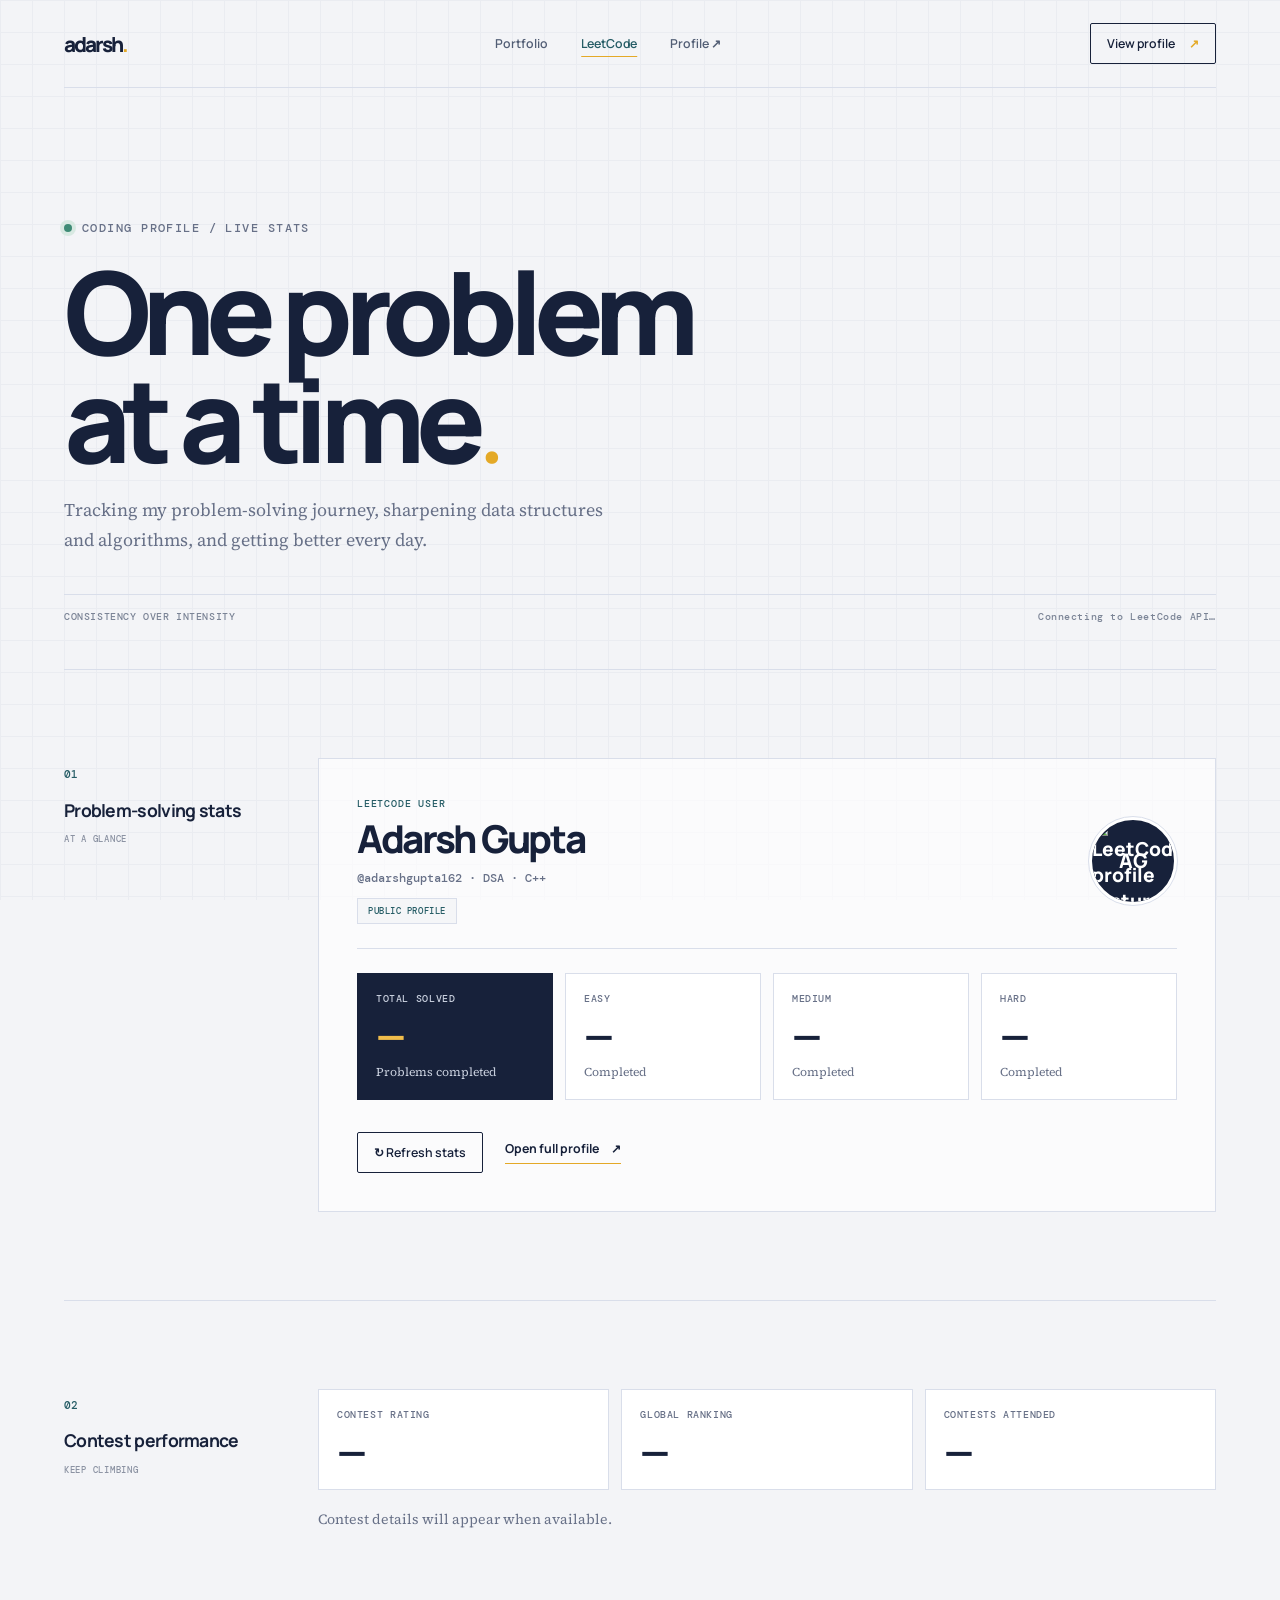
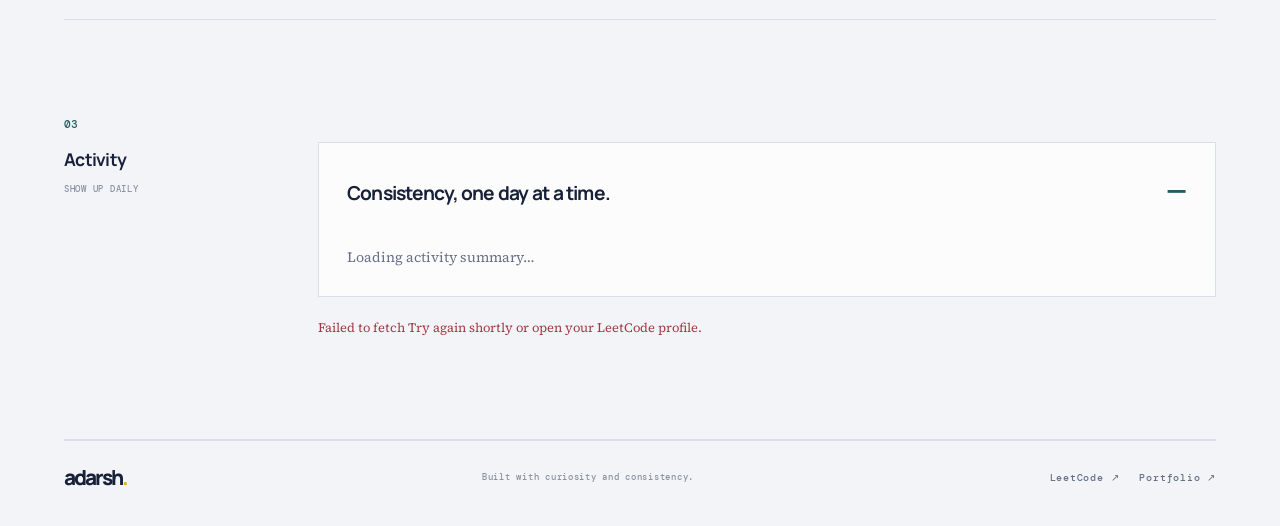
<file: leetcode.html>
<!doctype html>
<html lang="en">
<head>
  <meta charset="utf-8">
  <meta name="viewport" content="width=device-width, initial-scale=1">
  <meta name="description" content="Adarsh Gupta's LeetCode problem-solving stats">
  <title>LeetCode | Adarsh Gupta</title>
  <link rel="preconnect" href="https://fonts.googleapis.com">
  <link rel="preconnect" href="https://fonts.gstatic.com" crossorigin>
  <link href="https://fonts.googleapis.com/css2?family=DM+Mono:wght@400;500&family=Manrope:wght@400;500;600;700;800&family=Source+Serif+4:opsz,wght@8..60,400;8..60,500;8..60,600&display=swap" rel="stylesheet">
  <!-- Change this path if your portfolio stylesheet has a different filename. -->
  <link rel="stylesheet" href="css/style.css">
  <link rel="stylesheet" href="css/leetcode.css">
  <script src="js/leetcode.js" defer></script>
</head>
<body>
  <div class="page-grid" aria-hidden="true"></div>
  <a class="skip-link" href="#main">Skip to content</a>
  <div class="site-shell">
    <header class="site-header">
      <a class="brand" href="index.html">adarsh<span>.</span></a>
      <nav class="main-nav" aria-label="Main navigation">
        <a href="index.html">Portfolio</a>
        <a href="leetcode.html" aria-current="page" class="leetcode-nav-active">LeetCode</a>
        <a href="https://leetcode.com/u/adarshgupta162/" target="_blank" rel="noreferrer">Profile ↗</a>
      </nav>
      <a class="header-cta" href="https://leetcode.com/u/adarshgupta162/" target="_blank" rel="noreferrer">View profile <span>↗</span></a>
    </header>

    <main id="main" class="subpage-main">
      <section class="subpage-hero">
        <p class="subpage-kicker"><span class="leetcode-status-dot"></span> CODING PROFILE / LIVE STATS</p>
        <h1>One problem<br>at a time<em>.</em></h1>
        <p class="subpage-intro">Tracking my problem-solving journey, sharpening data structures and algorithms, and getting better every day.</p>
        <div class="leetcode-hero-meta">
          <span>CONSISTENCY OVER INTENSITY</span>
          <span id="last-updated">Connecting to LeetCode API…</span>
        </div>
      </section>

      <section class="leetcode-section" aria-labelledby="overview-title">
        <div class="leetcode-section-label">
          <span>01</span><h2 id="overview-title">Problem-solving stats</h2><p>AT A GLANCE</p>
        </div>
        <div class="leetcode-section-content">
          <div class="stats-panel">
            <div class="leetcode-profile-line">
              <div class="leetcode-identity"><p class="eyebrow">LEETCODE USER</p><h2>Adarsh Gupta</h2><p class="leetcode-handle">@adarshgupta162 · DSA · C++</p><div class="leetcode-rank" id="leetcode-rank">PUBLIC PROFILE</div></div>
              <div class="leetcode-avatar"><img id="leetcode-avatar-image" alt="LeetCode profile picture" referrerpolicy="no-referrer" loading="eager"><span id="leetcode-avatar-fallback" aria-hidden="true">AG</span></div>
            </div>
            <div class="stats-grid">
              <article class="stat-card stat-card-featured"><span>Total solved</span><strong id="total-solved">—</strong><small id="solved-caption">Problems completed</small></article>
              <article class="stat-card"><span>Easy</span><strong id="easy-solved">—</strong><small>Completed</small></article>
              <article class="stat-card"><span>Medium</span><strong id="medium-solved">—</strong><small>Completed</small></article>
              <article class="stat-card"><span>Hard</span><strong id="hard-solved">—</strong><small>Completed</small></article>
            </div>
            <div class="leetcode-actions"><button class="outline-button" id="refresh-button" type="button">↻ Refresh stats</button><a class="text-link" href="https://leetcode.com/u/adarshgupta162/" target="_blank" rel="noreferrer">Open full profile <span>↗</span></a></div>
          </div>
        </div>
      </section>

      <section class="leetcode-section" aria-labelledby="contest-title">
        <div class="leetcode-section-label"><span>02</span><h2 id="contest-title">Contest performance</h2><p>KEEP CLIMBING</p></div>
        <div class="leetcode-section-content">
          <div class="leetcode-metric-grid">
            <article class="stat-card"><span>Contest rating</span><strong id="contest-rating">—</strong></article>
            <article class="stat-card"><span>Global ranking</span><strong id="contest-ranking">—</strong></article>
            <article class="stat-card"><span>Contests attended</span><strong id="contest-attended">—</strong></article>
          </div>
          <p class="leetcode-note" id="contest-note">Contest details will appear when available.</p>
        </div>
      </section>

      <section class="leetcode-section" aria-labelledby="activity-title">
        <div class="leetcode-section-label"><span>03</span><h2 id="activity-title">Activity</h2><p>SHOW UP DAILY</p></div>
        <div class="leetcode-section-content">
          <div class="activity-wrap">
            <div class="activity-title"><h2>Consistency, one day at a time.</h2><strong id="active-days">—</strong></div>
            <div id="activity-grid" class="activity-grid" aria-label="LeetCode submission activity calendar"></div>
            <p class="leetcode-note" id="activity-note">Loading activity summary…</p>
          </div>
          <p class="api-disclaimer" id="api-status" aria-live="polite">Loading profile data… Unofficial API; stats may be delayed or unavailable.</p>
        </div>
      </section>
    </main>

    <footer class="site-footer">
      <a class="brand" href="index.html">adarsh<span>.</span></a>
      <span>Built with curiosity and consistency.</span>
      <div><a href="https://leetcode.com/u/adarshgupta162/" target="_blank" rel="noreferrer">LeetCode ↗</a><a href="index.html">Portfolio ↗</a></div>
    </footer>
  </div>
</body>
</html>
</file>
<file: css/style.css>
*{box-sizing:border-box}
:root{--paper:#f3f4f7;--white:#fff;--ink:#17213a;--muted:#677087;--line:#d9deea;--blue:#255c65;--gold:#e4a927;--lav:#b9b2f2;--display:"Manrope",sans-serif;--body:"Source Serif 4",Georgia,serif;--mono:"DM Mono",monospace}
html{scroll-behavior:smooth;scroll-padding-top:90px}
body{margin:0;background:var(--paper);color:var(--ink);font-family:var(--body);font-size:17px;line-height:1.65;-webkit-font-smoothing:antialiased}
a{color:inherit;text-underline-offset:4px}
button{font:inherit}
a:focus-visible,button:focus-visible{outline:3px solid #7568c9;outline-offset:4px}
::selection{background:#ded8ff;color:#17213a}
.page-grid{position:fixed;inset:0;z-index:-1;pointer-events:none;background-image:linear-gradient(#e4e7ee 1px,transparent 1px),linear-gradient(90deg,#e4e7ee 1px,transparent 1px);background-size:32px 32px;opacity:.62}
.site-shell{max-width:1320px;margin:auto;padding:0 clamp(22px,5vw,68px)}
.skip-link{position:absolute;left:15px;top:-70px;background:var(--ink);color:white;padding:10px 16px;z-index:20}.skip-link:focus{top:12px}
.site-header{height:88px;display:flex;align-items:center;justify-content:space-between;gap:28px;border-bottom:1px solid var(--line)}
.brand{font:800 1.3rem var(--display);letter-spacing:-.1em;text-decoration:none}.brand span,.period{color:var(--gold)}
.main-nav{display:flex;align-items:center;gap:clamp(15px,2.6vw,34px)}.main-nav a,.header-cta{font:600 .77rem var(--display);text-decoration:none}.main-nav a{color:#525e75;transition:color .2s}.main-nav a:hover{color:var(--blue)}
.header-cta{padding:11px 16px;border:1px solid var(--ink);border-radius:2px;white-space:nowrap}.header-cta span{margin-left:12px;color:var(--gold)}
.hero{padding:clamp(75px,10vw,145px) 0 36px}
.hero-topline,.hero-index,.section-label>p,.project-number,.project-foot,.eyebrow,.section-kicker,.photo-bottom,.contact-top,.site-footer>span,.site-footer>div a,.skills-grid span,.learning-status{font:500 .65rem var(--mono);letter-spacing:.08em}
.hero-topline{display:flex;align-items:center;gap:10px;color:#53647b}.status-dot{width:8px;height:8px;border-radius:50%;background:#3e8b75;box-shadow:0 0 0 4px #d8e9e2}
.hero h1{font:800 clamp(4.3rem,11vw,9.6rem)/.94 var(--display);letter-spacing:-.095em;margin:30px 0 35px;max-width:1050px}.serif-word{font:500 1.03em/1 var(--body);font-style:italic;letter-spacing:-.08em;color:var(--blue)}
.hero-bottom{display:grid;grid-template-columns:1.1fr .7fr;gap:10%;align-items:end;max-width:980px}.hero-lede{font:500 clamp(1.45rem,2.6vw,2.15rem)/1.32 var(--display);letter-spacing:-.045em;max-width:630px;margin:0}.hero-side{color:var(--muted);font-size:1rem}.hero-side p{margin:0 0 18px;max-width:350px}.text-link{font:700 .8rem var(--display);text-decoration:none;border-bottom:1px solid var(--gold);padding-bottom:6px}.text-link span{padding-left:10px}
.hero-index{display:flex;justify-content:space-between;gap:20px;color:#7b8496;border-top:1px solid var(--line);margin-top:70px;padding-top:15px}
.section{display:grid;grid-template-columns:190px minmax(0,1fr);gap:clamp(28px,5vw,75px);padding:clamp(65px,9vw,115px) 0;border-top:1px solid var(--ink)}
.section-label{position:relative}.section-label>span,.section-kicker>span{font:500 .7rem var(--mono);color:var(--blue)}.section-label h2{font:700 1.1rem/1.3 var(--display);letter-spacing:-.04em;margin:12px 0}.section-label>p{color:#8b92a2;font-size:.58rem}
.project-card{background:var(--white);border:1px solid var(--line);padding:22px clamp(20px,3vw,38px) 0;margin-bottom:22px;box-shadow:0 10px 35px rgba(29,43,71,.035)}.project-number{color:#8b92a2}.project-main{display:grid;grid-template-columns:minmax(0,.9fr) minmax(0,1.1fr);gap:clamp(22px,4vw,55px);align-items:center;padding:25px 0 35px}.eyebrow{color:var(--blue);font-size:.61rem}.project-copy h3{font:800 clamp(2.5rem,5vw,4.4rem)/1 var(--display);letter-spacing:-.08em;margin:12px 0 18px}.project-mark{font:400 .35em var(--display);vertical-align:top;color:var(--gold);margin-left:10px}.project-description{font-size:1.05rem;color:#5f687d;max-width:450px;margin:0 0 22px}.tag-list{display:flex;gap:7px;flex-wrap:wrap;margin-bottom:25px}.tag-list span{font:500 .63rem var(--mono);padding:6px 9px;border:1px solid var(--line);color:#4e5a70}.project-link{font:700 .77rem var(--display);text-decoration:none;border-bottom:1px solid var(--gold);padding-bottom:5px}.project-link span{color:var(--gold);margin-left:10px}.project-note{font-size:.9rem;color:var(--muted);max-width:400px}
.project-visual{min-height:340px;display:flex;align-items:center;justify-content:center;position:relative;overflow:hidden;padding:30px}.phy-visual{background:#e7edf2}.phy-visual:before,.phy-visual:after{content:"";position:absolute;border:1px solid #c4d0dc;border-radius:50%;width:360px;height:360px}.phy-visual:after{width:250px;height:250px}.mock-window{position:relative;z-index:1;width:100%;max-width:440px;background:#fff;border:1px solid #cbd4df;box-shadow:0 20px 45px #31415b20;transform:rotate(-2deg)}.mock-top{height:37px;border-bottom:1px solid #e2e6ed;display:flex;align-items:center;gap:5px;padding:0 12px}.mock-top>span{width:6px;height:6px;border-radius:50%;background:#c8d0dc}.mock-top b{font:600 .58rem var(--mono);margin-left:9px;color:#657187}.mock-body{display:grid;grid-template-columns:38px 1fr;min-height:205px}.mock-body aside{background:#172743;padding:18px 13px;display:flex;flex-direction:column;gap:17px}.mock-body aside i{height:12px;width:12px;border:1px solid #8497b3;border-radius:3px}.mock-content{padding:23px 20px}.mock-label{font:500 .55rem var(--mono);color:#65758b}.mock-line{height:8px;border-radius:5px;background:#dce3eb;margin-top:16px}.mock-line.long{width:88%}.mock-line.medium{width:62%;margin-top:9px}.mock-options{display:flex;gap:8px;margin-top:22px}.mock-options span{width:25px;height:25px;display:grid;place-items:center;border:1px solid #cbd5e1;border-radius:50%;font:500 .6rem var(--mono)}.mock-options span:nth-child(2){background:#d9eee5;border-color:#79b59b}.mock-footer{display:flex;align-items:center;justify-content:space-between;gap:8px;margin-top:24px;font:500 .5rem var(--mono);color:#6c788c}.mock-button{background:#172743;color:#fff;padding:8px}.visual-caption{position:absolute;bottom:13px;right:17px;font:500 .57rem var(--mono);color:#647086}
.shree-visual{background:#e8e9e2}.shree-visual:before{content:"";position:absolute;width:360px;height:360px;border-radius:50%;border:1px solid #cbd0c3}.dashboard{z-index:1;position:relative;width:100%;max-width:450px;background:#fcfcf8;border:1px solid #d6d8ce;padding:18px;box-shadow:0 18px 45px #3e49331c;transform:rotate(1.5deg)}.dash-top{display:flex;justify-content:space-between;gap:10px;border-bottom:1px solid #e5e6df;padding-bottom:14px;font:500 .53rem var(--mono);color:#6d7568}.dash-top span{color:#3c8169}.dash-top i,.dash-row i{display:inline-block;width:6px;height:6px;background:#50a27e;border-radius:50%;margin-left:4px}.dash-stats{display:grid;grid-template-columns:1fr 1fr;gap:12px;padding:20px 0}.dash-stats>div{background:#f1f2ec;padding:13px}.dash-stats small,.dash-stats span{display:block;font:500 .5rem var(--mono);color:#788071}.dash-stats strong{display:block;font:700 1.7rem var(--display);letter-spacing:-.07em;margin:4px 0}.dash-chart{border:1px solid #e2e4db;padding:13px}.chart-head{display:flex;justify-content:space-between;font:500 .57rem var(--mono);color:#687161}.chart-head span{font-size:.5rem}.chart-bars{height:75px;display:flex;align-items:end;gap:8px;padding-top:10px}.chart-bars i{flex:1;background:#789f8c;min-height:10px}.chart-bars i:nth-child(2n){background:#c4d5c7}.dash-row{display:flex;justify-content:space-between;gap:8px;font:500 .49rem var(--mono);color:#697364;margin-top:13px}
.project-foot{display:flex;justify-content:space-between;gap:15px;border-top:1px solid var(--line);padding:13px 0;color:#8b92a2;font-size:.57rem}
.photo-section{border-top:1px solid var(--ink);padding:clamp(65px,9vw,110px) 0 55px;overflow:hidden}.photo-heading{display:flex;justify-content:space-between;align-items:end;gap:25px}.section-kicker{color:#8b92a2}.section-kicker span{margin-right:13px}.photo-heading h2{font:800 clamp(3.1rem,7vw,6.4rem)/1 var(--display);letter-spacing:-.09em;margin:20px 0 0}.photo-heading>p{font-size:1rem;color:var(--muted);margin:0 0 5px}.photo-filters{display:flex;flex-wrap:wrap;gap:8px;margin:35px 0 22px}.photo-filter{border:1px solid #c7ccda;background:transparent;color:#4f5a71;border-radius:30px;padding:8px 15px;font:600 .68rem var(--display);cursor:pointer;transition:all .2s}.photo-filter:hover{border-color:var(--ink)}.photo-filter.is-active{background:var(--ink);border-color:var(--ink);color:#fff}
.photo-carousel{margin-inline:calc(clamp(22px,5vw,68px)*-1);padding:0 0 15px}.photo-track{height:clamp(300px,40vw,480px);max-width:1100px;margin:auto;position:relative}.photo-slide{position:absolute;top:50%;left:50%;height:76%;width:27%;padding:0;border:0;border-radius:4px;overflow:hidden;background:#ddd;cursor:pointer;box-shadow:0 20px 42px #17213a25;transition:transform .5s cubic-bezier(.2,.8,.2,1),opacity .35s,width .35s,height .35s}.photo-slide img{display:block;width:100%;height:100%;object-fit:cover;transition:transform .6s}.photo-slide:hover img{transform:scale(1.04)}.photo-slide:after{content:"";position:absolute;inset:45% 0 0;background:linear-gradient(transparent,#101a2a9c)}.photo-label{position:absolute;bottom:14px;left:14px;color:white;font:500 .57rem var(--mono);letter-spacing:.09em;z-index:1;opacity:0}.slide-center{z-index:5;width:30%;height:100%;transform:translate(-50%,-50%)}.slide-center .photo-label,.slide-left .photo-label,.slide-right .photo-label{opacity:1}.slide-left{z-index:4;width:27%;height:80%;transform:translate(-122%,-50%)}.slide-right{z-index:4;width:27%;height:80%;transform:translate(22%,-50%)}.slide-far-left{z-index:2;width:23%;height:60%;opacity:.85;transform:translate(-195%,-50%)}.slide-far-right{z-index:2;width:23%;height:60%;opacity:.85;transform:translate(95%,-50%)}
.photo-caption{display:flex;align-items:center;justify-content:center;gap:16px;margin:5px auto 0;padding:0 20px}.photo-caption p{font-size:.83rem;color:#6d7588;text-align:center;margin:0}.caption-rule{width:40px;height:1px;background:#cbd1dd}.photo-controls{display:flex;justify-content:center;align-items:center;gap:15px;margin-top:22px}.photo-controls button{height:40px;width:40px;border:1px solid #aeb7c7;border-radius:50%;background:transparent;color:var(--ink);font-size:1.1rem;cursor:pointer;transition:all .2s}.photo-controls button:hover{background:var(--ink);color:#fff}.photo-controls>span{font:500 .65rem var(--mono);color:#657087;min-width:48px;text-align:center}.photo-controls i{font-style:normal;color:#b3bac8;margin:0 4px}.photo-bottom{display:flex;justify-content:space-between;align-items:center;gap:20px;margin-top:35px;padding-top:16px;border-top:1px solid var(--line);color:#7b8496;font-size:.61rem}.photo-bottom p{margin:0}.archive-toggle{border:0;background:transparent;color:var(--ink);font:700 .72rem var(--display);cursor:pointer}.archive-toggle span{color:var(--gold);margin-left:8px}.photo-archive{padding-top:28px}.archive-grid{display:grid;grid-template-columns:repeat(5,minmax(0,1fr));gap:12px}.archive-item{border:1px solid var(--line);background:#fff;padding:0;text-align:left;cursor:pointer}.archive-item img{width:100%;aspect-ratio:4/5;object-fit:cover;display:block}.archive-item span{display:block;padding:10px;font:500 .57rem var(--mono);color:#59657a}
.about-content .about-lede{font:600 clamp(1.8rem,3.5vw,3rem)/1.22 var(--display);letter-spacing:-.06em;max-width:780px;margin:0 0 30px}.about-columns{display:grid;grid-template-columns:1fr 1fr;gap:35px;max-width:800px;color:#5e687d}.about-columns p{margin:0}.skills-grid{display:grid;grid-template-columns:1fr 1fr;gap:0 30px;border-top:1px solid var(--line);margin-top:40px}.skills-grid>div{padding:17px 0;border-bottom:1px solid var(--line)}.skills-grid span{font-size:.58rem;color:#7f899a}.skills-grid p{font:500 .85rem var(--display);margin:7px 0 0}
.learning-list article{display:grid;grid-template-columns:38px 1fr auto;gap:15px;align-items:start;padding:20px 0;border-bottom:1px solid var(--line)}.learning-list article:first-child{padding-top:0}.learning-number{font:500 .7rem var(--mono);color:var(--blue);padding-top:4px}.learning-list h3,.campus-list h3{font:700 1.05rem var(--display);margin:0 0 6px}.learning-list p,.campus-list p{font-size:.9rem;color:var(--muted);margin:0;max-width:580px}.learning-status{font-size:.54rem;color:#8b92a2;padding-top:6px;white-space:nowrap}
.campus-list article{display:grid;grid-template-columns:.8fr 1.2fr;gap:25px;padding:20px 0;border-bottom:1px solid var(--line)}.campus-list article:first-child{padding-top:0}.campus-list article>div>span{font-size:.75rem;color:#7d879a}.campus-list p a{color:var(--blue);font-weight:600}
.contact-section{padding:clamp(50px,8vw,95px) 0;border-top:1px solid var(--ink)}.contact-top{display:flex;justify-content:space-between;gap:20px;color:#778196}.contact-section h2{font:800 clamp(3.3rem,8.5vw,7.7rem)/.98 var(--display);letter-spacing:-.09em;margin:35px 0 45px}.contact-section h2 .serif-word{font-size:1.1em;color:var(--blue)}.contact-bottom{display:flex;align-items:end;justify-content:space-between;gap:30px}.contact-bottom p{max-width:370px;color:var(--muted);margin:0}.contact-bottom>a{font:700 clamp(.9rem,2vw,1.35rem) var(--display);text-decoration-color:var(--gold);text-decoration-thickness:2px;overflow-wrap:anywhere}.contact-bottom>a span{color:var(--gold);margin-left:8px}
.site-footer{border-top:1px solid var(--line);padding:22px 0 35px;display:flex;justify-content:space-between;align-items:center;gap:20px}.site-footer>span{color:#8a92a2;font-size:.57rem}.site-footer>div{display:flex;gap:20px}.site-footer>div a{font-size:.61rem;color:#657087;text-decoration:none}
.photo-lightbox{border:0;background:#11182a;color:white;width:min(1000px,94vw);max-width:none;padding:24px;border-radius:5px;overflow:visible}.photo-lightbox::backdrop{background:#10182ad9;backdrop-filter:blur(8px)}.photo-lightbox figure{margin:0;text-align:center}.photo-lightbox figure img{display:block;max-width:100%;max-height:75vh;object-fit:contain;margin:auto}.photo-lightbox figcaption{font:500 .68rem var(--mono);color:#d1d7e4;margin-top:13px}.lightbox-close{position:absolute;right:7px;top:7px;border:0;background:white;color:#17213a;width:35px;height:35px;border-radius:50%;font-size:1.4rem;cursor:pointer}.lightbox-arrow{position:absolute;top:50%;border:1px solid #7b8495;background:#1b2539;color:white;border-radius:50%;width:40px;height:40px;cursor:pointer}.lightbox-arrow#lightbox-prev{left:-17px}.lightbox-arrow#lightbox-next{right:-17px}
[hidden]{display:none!important}
@media(max-width:900px){.main-nav{gap:14px}.main-nav a{font-size:.69rem}.section{grid-template-columns:145px minmax(0,1fr)}.project-main{grid-template-columns:1fr}.project-visual{min-height:300px}.archive-grid{grid-template-columns:repeat(3,minmax(0,1fr))}.photo-track{height:340px}}
@media(max-width:650px){.site-shell{padding:0 20px}.site-header{height:auto;min-height:75px;flex-wrap:wrap;padding:16px 0;gap:13px}.main-nav{order:3;width:100%;overflow-x:auto;padding:3px 0 7px;gap:22px}.main-nav a{white-space:nowrap}.header-cta{margin-left:auto}.hero{padding-top:70px}.hero h1{font-size:clamp(4rem,15vw,6.7rem)}.hero-bottom{grid-template-columns:1fr;gap:20px}.hero-index{margin-top:45px;font-size:.55rem}.hero-index span:last-child{text-align:right}.section{grid-template-columns:1fr;gap:25px;padding:65px 0}.section-label h2{display:inline;margin-left:12px}.section-label>p{display:inline;margin-left:12px}.project-main{padding-top:18px}.project-visual{min-height:260px;padding:20px}.mock-content{padding:15px}.mock-footer{margin-top:14px}.photo-heading{align-items:start;flex-direction:column;gap:12px}.photo-heading h2{font-size:clamp(3.2rem,14vw,5rem)}.photo-heading>p br{display:none}.photo-carousel{margin-inline:-20px}.photo-track{height:270px}.slide-center{width:42%}.slide-left{width:35%;transform:translate(-112%,-50%)}.slide-right{width:35%;transform:translate(12%,-50%)}.slide-far-left{width:28%;transform:translate(-170%,-50%)}.slide-far-right{width:28%;transform:translate(70%,-50%)}.photo-label{font-size:.46rem;left:8px;bottom:9px}.photo-caption{gap:8px}.caption-rule{width:20px}.photo-caption p{font-size:.72rem}.photo-bottom{align-items:flex-start;flex-direction:column;gap:12px}.archive-grid{grid-template-columns:repeat(2,minmax(0,1fr))}.about-columns{grid-template-columns:1fr;gap:15px}.learning-list article{grid-template-columns:28px 1fr}.learning-status{grid-column:2;padding-top:0}.campus-list article{grid-template-columns:1fr;gap:9px}.contact-top{font-size:.55rem}.contact-section h2{font-size:clamp(3.3rem,14vw,5.7rem)}.contact-bottom{align-items:start;flex-direction:column}.site-footer{flex-wrap:wrap}.site-footer>div{width:100%;justify-content:space-between;gap:10px}.site-footer>span{order:3}}
@media(prefers-reduced-motion:reduce){*,*::before,*::after{scroll-behavior:auto!important;transition:none!important}}


/* Separate destination cards on the home page */
.destination-grid{display:grid;grid-template-columns:repeat(2,minmax(0,1fr));gap:18px}
.destination-card{display:flex;flex-direction:column;min-height:265px;padding:clamp(22px,3vw,34px);border:1px solid var(--line, #d4d9e2);background:rgba(255,255,255,.58);color:inherit;text-decoration:none;transition:transform .25s ease,border-color .25s ease,background .25s ease}
.destination-card:hover{transform:translateY(-4px);border-color:var(--ink, #12162f);background:#fff}
.destination-index,.destination-link{font:500 .72rem/1.4 'DM Mono',monospace;letter-spacing:.08em;text-transform:uppercase}
.destination-title{display:flex;justify-content:space-between;gap:12px;margin:28px 0 12px;font:700 clamp(1.6rem,3vw,2.5rem)/1.05 Manrope,sans-serif;letter-spacing:-.055em}
.destination-title b{font-weight:500}
.destination-description{max-width:42ch;color:var(--muted, #62697b);font-size:1rem;line-height:1.65}
.destination-link{margin-top:auto;padding-top:25px;letter-spacing:.02em;text-transform:none}
.subpage-main{min-height:70vh}
.subpage-hero{padding:clamp(58px,10vw,120px) 0 46px;border-bottom:1px solid var(--line, #d4d9e2)}
.subpage-kicker{font:500 .75rem/1.4 'DM Mono',monospace;letter-spacing:.12em;text-transform:uppercase;color:var(--muted, #62697b)}
.subpage-hero h1{margin:20px 0 18px;font:800 clamp(3.2rem,9vw,7.5rem)/.94 Manrope,sans-serif;letter-spacing:-.075em}
.subpage-hero h1 em{font-family:'Source Serif 4',serif;font-weight:400}
.subpage-intro{max-width:62ch;color:var(--muted, #62697b);font-size:1.12rem}
.subpage-toolbar{display:flex;flex-wrap:wrap;gap:10px;align-items:center;justify-content:space-between;padding:24px 0}
.subpage-nav{display:flex;flex-wrap:wrap;gap:18px;font-size:.9rem}
.subpage-nav a{color:inherit;text-decoration:none}
.subpage-nav a:hover{text-decoration:underline;text-underline-offset:4px}
.gallery-page{padding-bottom:90px}
.gallery-filters{display:flex;flex-wrap:wrap;gap:8px;margin:12px 0 28px}
.gallery-filters button,.outline-button{border:1px solid var(--line, #d4d9e2);background:transparent;color:inherit;border-radius:999px;padding:9px 15px;font:500 .82rem Manrope,sans-serif;cursor:pointer}
.gallery-filters button.is-active,.gallery-filters button:hover,.outline-button:hover{background:var(--ink, #12162f);color:#fff;border-color:var(--ink, #12162f)}
.gallery-grid{display:grid;grid-template-columns:repeat(3,minmax(0,1fr));gap:16px}
.gallery-item{position:relative;overflow:hidden;border:0;padding:0;background:#e7e8ed;cursor:pointer;aspect-ratio:4/5;text-align:left}
.gallery-item:nth-child(3n+2){aspect-ratio:4/5}
.gallery-item img{display:block;width:100%;height:100%;object-fit:cover;transition:transform .5s ease,filter .5s ease}
.gallery-item:hover img{transform:scale(1.045);filter:saturate(1.08)}
.gallery-item span{position:absolute;inset:auto 0 0;padding:42px 16px 15px;color:white;background:linear-gradient(transparent,rgba(5,8,25,.75));font:500 .75rem 'DM Mono',monospace;letter-spacing:.06em;text-transform:uppercase}
.gallery-item[hidden]{display:none}
.gallery-note{margin-top:18px;color:var(--muted, #62697b);font-size:.88rem}
.gallery-lightbox{width:min(1000px,94vw);max-width:none;max-height:92vh;padding:0;border:0;background:#0c1021;color:#fff}
.gallery-lightbox::backdrop{background:rgba(5,7,18,.86);backdrop-filter:blur(8px)}
.gallery-lightbox figure{margin:0;display:grid;place-items:center;min-height:240px}
.gallery-lightbox img{display:block;max-width:100%;max-height:78vh;object-fit:contain}
.gallery-lightbox figcaption{padding:14px 20px 20px;font:500 .8rem 'DM Mono',monospace}
.gallery-lightbox .lightbox-close{position:absolute;top:10px;right:12px;z-index:2;width:40px;height:40px;border:1px solid #ffffff70;border-radius:50%;background:#111827;color:white;font-size:1.5rem;cursor:pointer}
.stats-panel{padding:clamp(20px,4vw,38px);border:1px solid var(--line, #d4d9e2);background:rgba(255,255,255,.64)}
.stats-form{display:flex;flex-wrap:wrap;gap:10px;margin:20px 0 10px}
.stats-form input{flex:1 1 240px;min-width:0;padding:13px 15px;border:1px solid var(--line, #d4d9e2);border-radius:3px;background:#fff;color:#11152a;font:500 .95rem Manrope,sans-serif}
.stats-form button{padding:13px 20px;border:1px solid var(--ink, #12162f);background:var(--ink, #12162f);color:#fff;font:600 .9rem Manrope,sans-serif;cursor:pointer}
.stats-form button:disabled{opacity:.6;cursor:wait}
.stats-message{min-height:1.5em;color:var(--muted, #62697b);font-size:.9rem}
.stats-grid{display:grid;grid-template-columns:repeat(4,minmax(0,1fr));gap:12px;margin:24px 0}
.stat-card{padding:18px;border:1px solid var(--line, #d4d9e2);background:#fff}
.stat-card span{display:block;color:var(--muted, #62697b);font:500 .68rem 'DM Mono',monospace;letter-spacing:.08em;text-transform:uppercase}
.stat-card strong{display:block;margin-top:10px;font:800 clamp(1.5rem,3vw,2.5rem)/1 Manrope,sans-serif;letter-spacing:-.06em}
.difficulty-list{display:grid;gap:15px;margin:26px 0}
.difficulty-row{display:grid;grid-template-columns:90px 1fr 90px;gap:14px;align-items:center;font-size:.9rem}
.difficulty-track{height:8px;overflow:hidden;background:#e6e8ed;border-radius:99px}
.difficulty-fill{height:100%;width:0;border-radius:99px;transition:width .6s ease}
.difficulty-fill.easy{background:#16865c}.difficulty-fill.medium{background:#d99a17}.difficulty-fill.hard{background:#dc4e5a}
.activity-wrap{margin-top:34px;padding:22px;border:1px solid var(--line, #d4d9e2);background:#fff}
.activity-title{display:flex;justify-content:space-between;gap:15px;align-items:baseline;flex-wrap:wrap}
.activity-title h2{margin:0;font:700 1.3rem Manrope,sans-serif}
.activity-grid{display:grid;grid-template-columns:repeat(26,minmax(0,1fr));gap:4px;margin-top:18px}
.activity-cell{aspect-ratio:1;border-radius:2px;background:#edf0f3;min-width:0}
.activity-cell[data-level="1"]{background:#b8e5cf}.activity-cell[data-level="2"]{background:#6ec69a}.activity-cell[data-level="3"]{background:#2a9d68}.activity-cell[data-level="4"]{background:#126b46}
.api-disclaimer{margin-top:18px;color:var(--muted, #62697b);font-size:.82rem;line-height:1.6}
.stats-empty{padding:30px 15px;text-align:center;color:var(--muted, #62697b);border:1px dashed var(--line, #d4d9e2)}
@media(max-width:760px){.destination-grid{grid-template-columns:1fr}.gallery-grid{grid-template-columns:repeat(2,minmax(0,1fr));gap:10px}.stats-grid{grid-template-columns:repeat(2,minmax(0,1fr))}.activity-grid{grid-template-columns:repeat(18,minmax(0,1fr))}.difficulty-row{grid-template-columns:72px 1fr 65px;gap:8px}}
@media(max-width:440px){.gallery-grid{grid-template-columns:1fr 1fr}.gallery-item{aspect-ratio:3/4}.activity-grid{grid-template-columns:repeat(13,minmax(0,1fr))}.activity-wrap{padding:14px}}
@media(prefers-reduced-motion:reduce){.destination-card,.gallery-item img{transition:none}}
</file>
<file: css/leetcode.css>
/* LeetCode page additions. The portfolio's existing stylesheet supplies the shared visual system. */
.leetcode-nav-active{color:var(--blue)!important;text-decoration:underline!important;text-decoration-color:var(--gold)!important;text-underline-offset:8px!important}
.subpage-kicker{display:flex;align-items:center;gap:10px}
.subpage-hero h1 em{color:var(--gold);font-style:normal}
.leetcode-status-dot{width:8px;height:8px;border-radius:50%;background:#3e8b75;box-shadow:0 0 0 4px #d8e9e2;display:inline-block}
.leetcode-hero-meta{display:flex;justify-content:space-between;gap:16px;flex-wrap:wrap;border-top:1px solid var(--line);margin-top:40px;padding-top:15px;color:#7b8496;font:500 .62rem var(--mono);letter-spacing:.06em}
.leetcode-section{display:grid;grid-template-columns:190px minmax(0,1fr);gap:clamp(28px,5vw,75px);padding:clamp(55px,7vw,88px) 0;border-bottom:1px solid var(--line)}
.leetcode-section-label>span{font:500 .7rem var(--mono);color:var(--blue)}
.leetcode-section-label h2{font:700 1.1rem/1.3 var(--display);letter-spacing:-.04em;margin:12px 0}
.leetcode-section-label>p{font:500 .58rem var(--mono);letter-spacing:.08em;color:#8b92a2}
.leetcode-section-content{min-width:0}
.stats-panel{padding:clamp(20px,4vw,38px);border:1px solid var(--line);background:rgba(255,255,255,.64)}
.leetcode-profile-line{display:flex;justify-content:space-between;align-items:center;gap:18px;padding-bottom:24px;border-bottom:1px solid var(--line)}
.leetcode-profile-line .eyebrow{font:500 .62rem var(--mono);letter-spacing:.08em;color:var(--blue);margin:0 0 8px}
.leetcode-profile-line h2{font:800 clamp(1.7rem,3vw,2.5rem)/1.1 var(--display);letter-spacing:-.06em;margin:0}
.leetcode-handle{font:500 .75rem var(--mono);color:var(--muted);margin:9px 0 0}
.leetcode-avatar{width:58px;height:58px;flex:0 0 58px;display:grid;place-items:center;background:var(--ink);color:#fff;font:800 1.2rem var(--display);border-radius:50%;border:4px solid #e4e7ef}
.stats-grid{display:grid;grid-template-columns:repeat(4,minmax(0,1fr));gap:12px;margin:24px 0}
.stat-card{min-width:0;padding:18px;border:1px solid var(--line);background:#fff}
.stat-card>span{display:block;color:var(--muted);font:500 .64rem var(--mono);letter-spacing:.06em;text-transform:uppercase}
.stat-card strong{display:block;margin-top:12px;font:800 clamp(1.5rem,3vw,2.5rem)/1 var(--display);letter-spacing:-.06em;overflow-wrap:anywhere}
.stat-card small{display:block;margin-top:9px;color:var(--muted);font-size:.75rem;line-height:1.4}
.stat-card-featured{background:#17213a;color:white;border-color:#17213a}.stat-card-featured>span,.stat-card-featured small{color:#c8cfdd}.stat-card-featured strong{color:#f1bd4b}
.leetcode-difficulty-list{display:grid;gap:15px;margin:28px 0}
.difficulty-row{display:grid;grid-template-columns:75px minmax(0,1fr) 48px;gap:14px;align-items:center;font:500 .8rem var(--display)}
.difficulty-row>b{text-align:right;font:500 .7rem var(--mono);color:var(--muted)}
.difficulty-track{height:7px;overflow:hidden;background:#e6e8ed;border-radius:99px}
.difficulty-fill{height:100%;width:0;border-radius:99px;transition:width .6s ease}
.difficulty-fill.easy{background:#16865c}.difficulty-fill.medium{background:#d99a17}.difficulty-fill.hard{background:#dc4e5a}
.leetcode-actions{display:flex;align-items:center;gap:22px;flex-wrap:wrap;padding-top:8px}
.leetcode-actions .outline-button{border:1px solid var(--ink);border-radius:2px;background:transparent;color:var(--ink);padding:11px 16px;font:600 .77rem var(--display);cursor:pointer}
.leetcode-actions .outline-button:hover{background:var(--ink);color:#fff}
.leetcode-actions .text-link{font-size:.77rem}
.leetcode-metric-grid{display:grid;grid-template-columns:repeat(3,minmax(0,1fr));gap:12px}
.leetcode-note{font-size:.88rem;color:var(--muted);line-height:1.6;margin:18px 0 0}
.activity-wrap{padding:clamp(18px,3vw,28px);border:1px solid var(--line);background:rgba(255,255,255,.72)}
.activity-title{display:flex;align-items:baseline;justify-content:space-between;gap:12px;flex-wrap:wrap}
.activity-title h2{font:700 1.2rem var(--display);letter-spacing:-.04em;margin:0}
.activity-title strong{font:800 1.7rem var(--display);color:var(--blue)}
.activity-grid{display:grid;grid-template-columns:repeat(26,minmax(0,1fr));gap:4px;margin-top:20px}
.activity-cell{aspect-ratio:1;border-radius:2px;background:#edf0f3;min-width:0}
.activity-cell[data-level="1"]{background:#b8e5cf}.activity-cell[data-level="2"]{background:#6ec69a}.activity-cell[data-level="3"]{background:#2a9d68}.activity-cell[data-level="4"]{background:#126b46}
.api-disclaimer{margin-top:20px;color:var(--muted);font-size:.8rem;line-height:1.65;overflow-wrap:anywhere}
.api-disclaimer.is-error{color:#a23b45}
@media(max-width:900px){.leetcode-section{grid-template-columns:145px minmax(0,1fr)}.stats-grid{grid-template-columns:repeat(2,minmax(0,1fr))}}
@media(max-width:650px){.leetcode-section{grid-template-columns:1fr;gap:20px;padding:55px 0}.leetcode-hero-meta{font-size:.56rem}.stats-grid{grid-template-columns:repeat(2,minmax(0,1fr));gap:9px}.stat-card{padding:14px}.leetcode-metric-grid{grid-template-columns:1fr}.activity-grid{grid-template-columns:repeat(18,minmax(0,1fr));gap:3px}.leetcode-profile-line h2{font-size:1.65rem}.difficulty-row{grid-template-columns:62px minmax(0,1fr) 42px;gap:8px}}
@media(max-width:440px){.activity-grid{grid-template-columns:repeat(13,minmax(0,1fr))}.activity-wrap{padding:14px}.leetcode-actions{gap:15px}}
@media(prefers-reduced-motion:reduce){.difficulty-fill{transition:none}}

/* Profile identity polish */
.leetcode-profile-line{position:relative;align-items:center;flex-wrap:wrap}
.leetcode-profile-line>div:first-child{min-width:0}
.leetcode-avatar{position:relative;width:76px;height:76px;flex:0 0 76px;overflow:hidden;border:3px solid #fff;outline:1px solid var(--line);background:#17213a}
.leetcode-avatar img{display:block;width:100%;height:100%;object-fit:cover;border-radius:50%}
.leetcode-avatar img[hidden],.leetcode-avatar span[hidden]{display:none}
.leetcode-avatar span{display:grid;place-items:center;width:100%;height:100%;color:#fff;font:800 1.25rem var(--display)}
.leetcode-rank{display:inline-flex;align-items:center;justify-content:center;margin-top:14px;padding:6px 10px;border:1px solid var(--line);background:#f5f6f8;color:var(--blue);font:500 .58rem var(--mono);letter-spacing:.06em}
@media(max-width:440px){.leetcode-avatar{width:64px;height:64px;flex-basis:64px}}

/* Keep the LeetCode identity and avatar aligned without overlapping stats. */
.leetcode-profile-line{display:flex!important;flex-wrap:nowrap!important;align-items:center!important;justify-content:space-between!important;gap:24px!important;min-height:112px}
.leetcode-identity{flex:1 1 auto;min-width:0}
.leetcode-identity .eyebrow{margin-top:0}
.leetcode-identity h2{overflow-wrap:anywhere}
.leetcode-avatar{display:block!important;box-sizing:border-box!important;width:88px!important;height:88px!important;min-width:88px!important;min-height:88px!important;flex:0 0 88px!important;border-radius:50%!important;overflow:hidden!important;padding:0!important;margin:0!important;aspect-ratio:1/1!important}
.leetcode-avatar img{display:block!important;width:100%!important;height:100%!important;max-width:none!important;max-height:none!important;aspect-ratio:1/1!important;object-fit:cover!important;border-radius:50%!important}
.leetcode-avatar span{position:absolute;inset:0;border-radius:50%;display:grid;place-items:center}
.leetcode-rank{width:max-content;max-width:100%;margin-top:12px!important;white-space:nowrap}
@media(max-width:440px){.leetcode-profile-line{gap:14px!important;min-height:90px}.leetcode-avatar{width:68px!important;height:68px!important;min-width:68px!important;min-height:68px!important;flex-basis:68px!important}.leetcode-rank{font-size:.52rem!important}}
</file>
